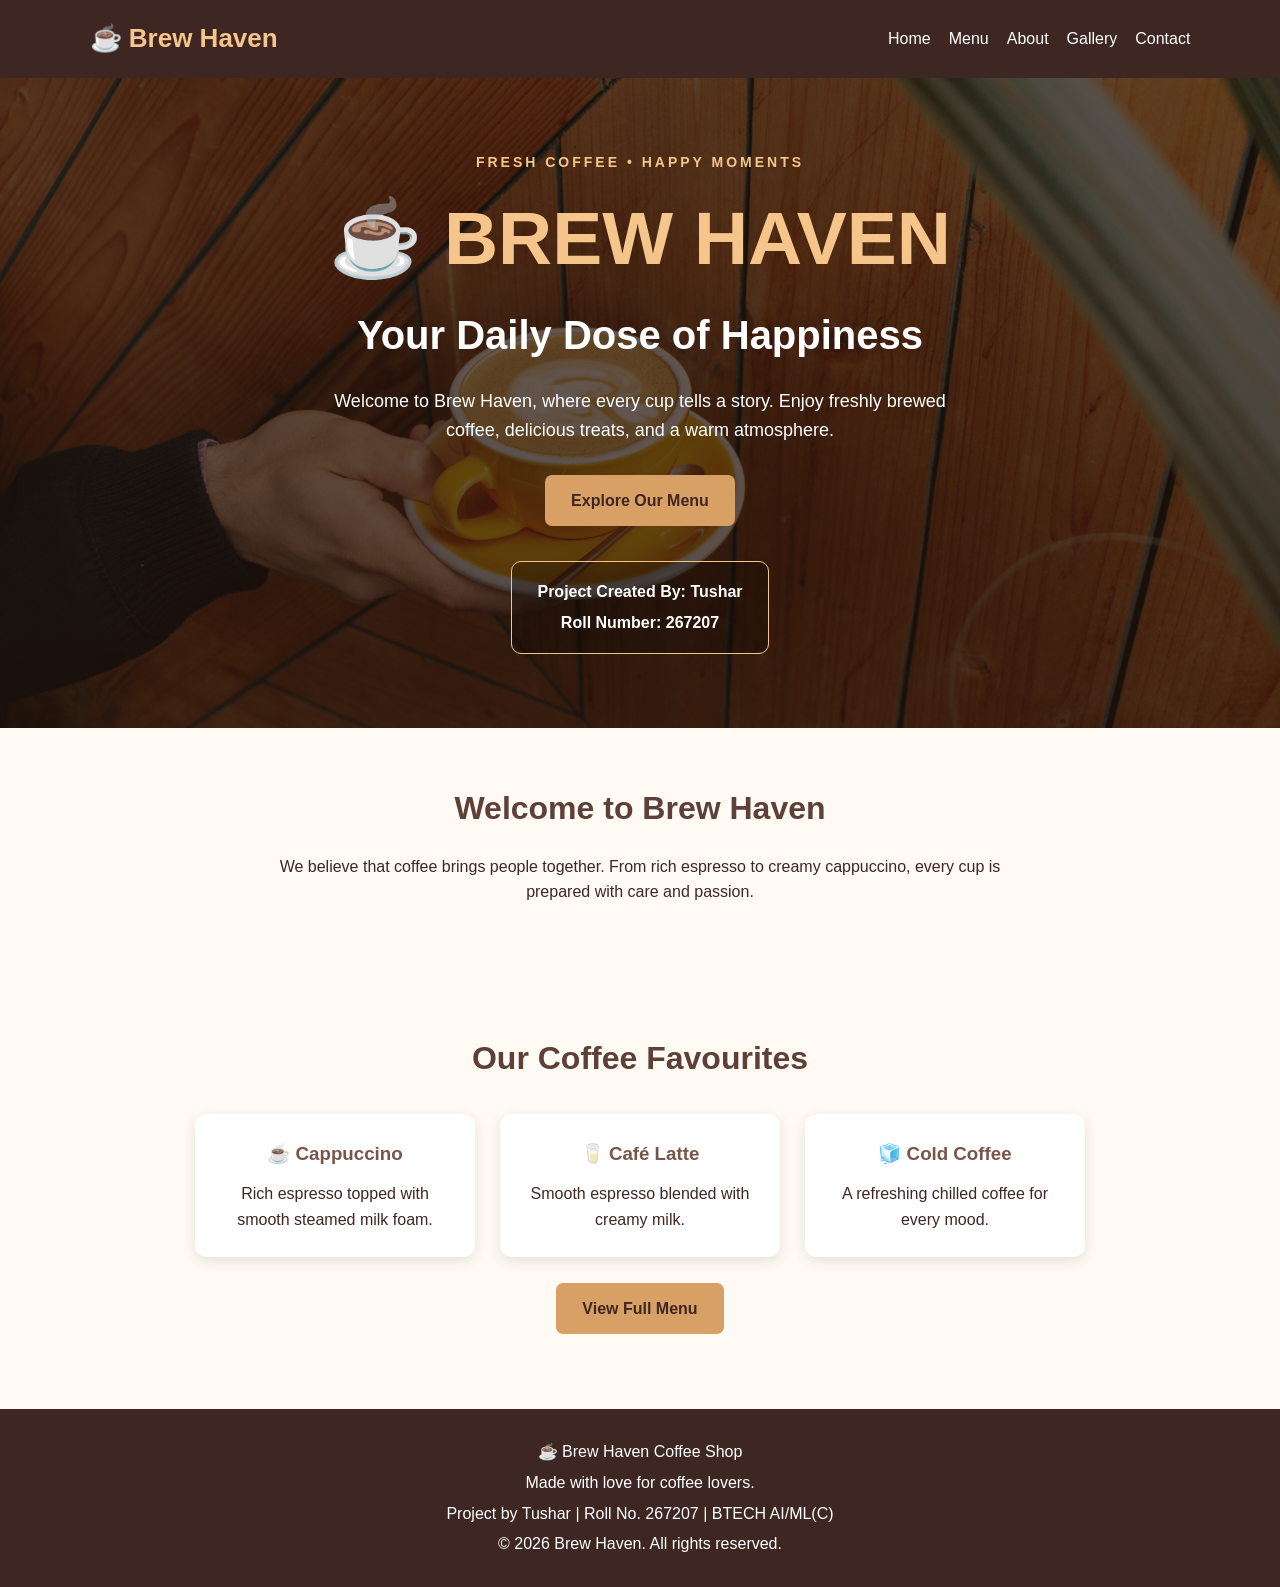
<file: index.html>
<!DOCTYPE html>
<html lang="en">
<head>
    <meta charset="UTF-8">
    <meta name="viewport" content="width=device-width, initial-scale=1.0">
    <title>Brew Haven | Coffee Shop</title>
    <link rel="stylesheet" href="style.css">
</head>
<body>

    <!-- Navigation Bar -->
    <nav class="navbar">
        <a href="index.html" class="logo">☕ Brew Haven</a>

        <div class="links">
            <a href="index.html">Home</a>
            <a href="menu.html">Menu</a>
            <a href="about.html">About</a>
            <a href="gallery.html">Gallery</a>
            <a href="contact.html">Contact</a>
        </div>
    </nav>

    <!-- Coffee Poster Background -->
    <section class="coffee-poster">

        <p class="poster-tag">FRESH COFFEE • HAPPY MOMENTS</p>

        <h1>☕ BREW HAVEN</h1>

        <h2>Your Daily Dose of Happiness</h2>

        <p class="poster-description">
            Welcome to Brew Haven, where every cup tells a story.
            Enjoy freshly brewed coffee, delicious treats,
            and a warm atmosphere.
        </p>

        <a href="menu.html" class="btn">Explore Our Menu</a>

        <!-- Student Information -->
        <div class="student-details">
            <p>Project Created By: Tushar</p>
            <p>Roll Number: 267207</p>
        </div>

    </section>

    <!-- Welcome Section -->
    <section class="welcome">
        <h2>Welcome to Brew Haven</h2>

        <p>
            We believe that coffee brings people together.
            From rich espresso to creamy cappuccino,
            every cup is prepared with care and passion.
        </p>
    </section>

    <!-- Featured Coffee -->
    <section class="welcome">
        <h2>Our Coffee Favourites</h2>

        <div class="cards">

            <div class="card">
                <h3>☕ Cappuccino</h3>
                <p>
                    Rich espresso topped with
                    smooth steamed milk foam.
                </p>
            </div>

            <div class="card">
                <h3>🥛 Café Latte</h3>
                <p>
                    Smooth espresso blended
                    with creamy milk.
                </p>
            </div>

            <div class="card">
                <h3>🧊 Cold Coffee</h3>
                <p>
                    A refreshing chilled coffee
                    for every mood.
                </p>
            </div>

        </div>

        <br>
        <a href="menu.html" class="btn">View Full Menu</a>
    </section>

    <!-- Footer -->
    <footer>
        <p>☕ Brew Haven Coffee Shop</p>
        <p>Made with love for coffee lovers.</p>
        <p>Project by Tushar | Roll No. 267207 | BTECH AI/ML(C)</p>
        <p>&copy; 2026 Brew Haven. All rights reserved.</p>
    </footer>

</body>
</html>
</file>
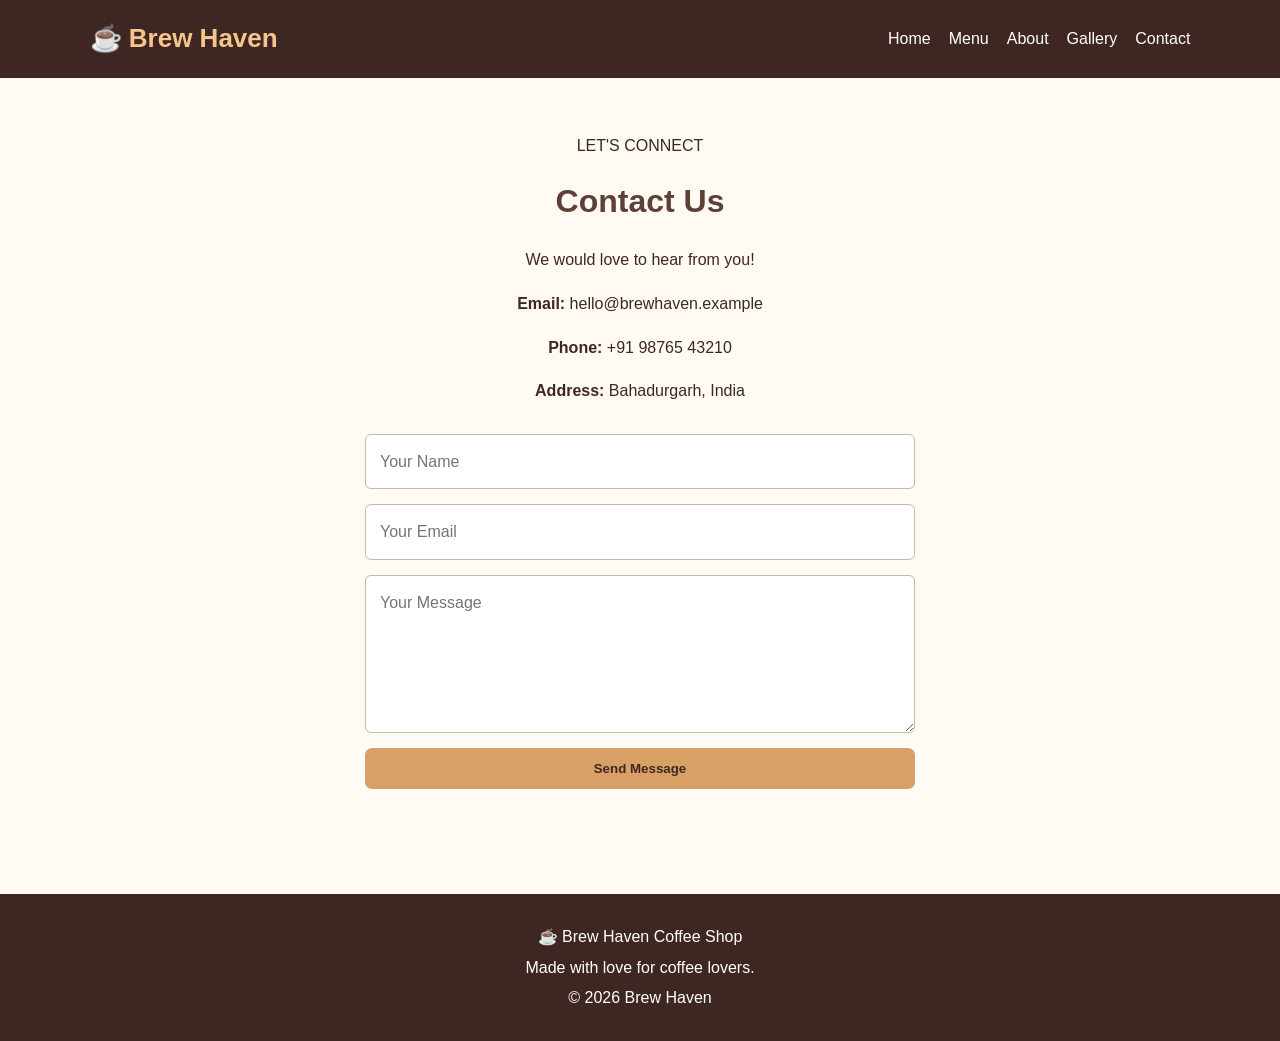
<file: contact.html>
<!DOCTYPE html>
<html lang="en">
<head>
  <meta charset="UTF-8">
  <meta name="viewport" content="width=device-width, initial-scale=1.0">
  <title>Contact Us | Brew Haven</title>
  <link rel="stylesheet" href="style.css">
</head>
<body>

  <nav class="navbar">
    <a href="index.html" class="logo">☕ Brew Haven</a>
    <div class="links">
      <a href="index.html">Home</a>
      <a href="menu.html">Menu</a>
      <a href="about.html">About</a>
      <a href="gallery.html">Gallery</a>
      <a href="contact.html">Contact</a>
    </div>
  </nav>

  <section class="page">
    <p class="tagline">LET'S CONNECT</p>
    <h1>Contact Us</h1>
    <p>We would love to hear from you!</p>

    <p><strong>Email:</strong> hello@brewhaven.example</p>
    <p><strong>Phone:</strong> +91 98765 43210</p>
    <p><strong>Address:</strong> Bahadurgarh, India</p>

    <form onsubmit="event.preventDefault(); alert('Thank you for contacting Brew Haven!');">
      <input type="text" placeholder="Your Name" required>
      <input type="email" placeholder="Your Email" required>
      <textarea rows="5" placeholder="Your Message" required></textarea>
      <button type="submit">Send Message</button>
    </form>
  </section>

  <footer>
    <p>☕ Brew Haven Coffee Shop</p>
    <p>Made with love for coffee lovers.</p>
    <p>&copy; 2026 Brew Haven</p>
  </footer>

</body>
</html>
</file>
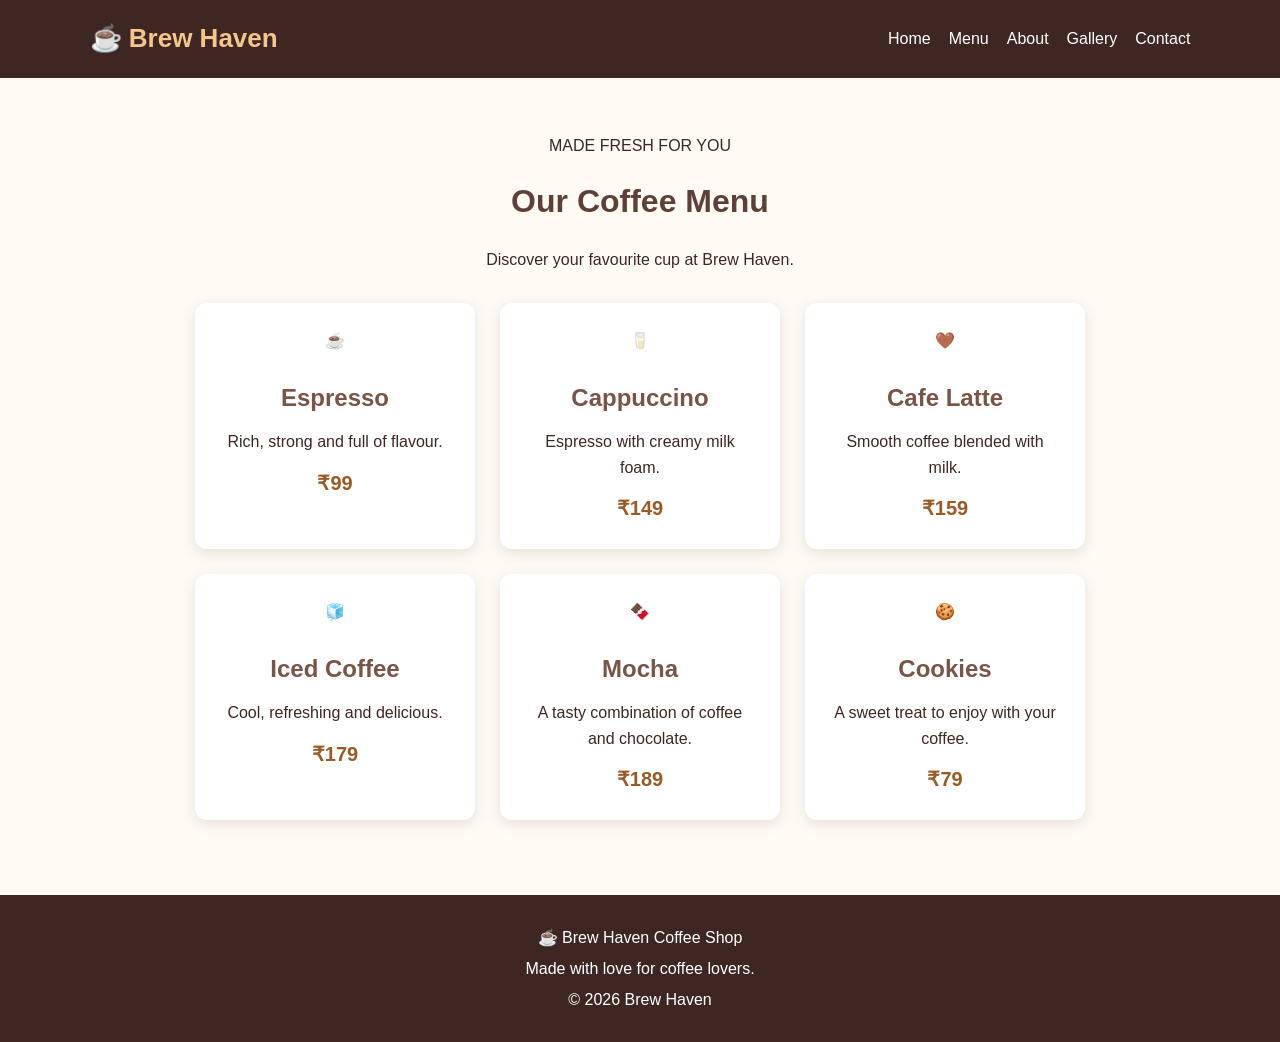
<file: menu.html>
<!DOCTYPE html>
<html lang="en">
<head>
    <meta charset="UTF-8">
    <meta name="viewport" content="width=device-width, initial-scale=1.0">
    <title>Our Menu | Brew Haven</title>
    <link rel="stylesheet" href="style.css">
</head>
<body>

    <nav class="navbar">
        <a href="index.html" class="logo">☕ Brew Haven</a>

        <div class="links">
            <a href="index.html">Home</a>
            <a href="menu.html">Menu</a>
            <a href="about.html">About</a>
            <a href="gallery.html">Gallery</a>
            <a href="contact.html">Contact</a>
        </div>
    </nav>

    <section class="page">
        <p class="tagline">MADE FRESH FOR YOU</p>
        <h1>Our Coffee Menu</h1>
        <p>Discover your favourite cup at Brew Haven.</p>

        <div class="cards">

            <div class="card">
                <div class="emoji">☕</div>
                <h2>Espresso</h2>
                <p>Rich, strong and full of flavour.</p>
                <p class="price">₹99</p>
            </div>

            <div class="card">
                <div class="emoji">🥛</div>
                <h2>Cappuccino</h2>
                <p>Espresso with creamy milk foam.</p>
                <p class="price">₹149</p>
            </div>

            <div class="card">
                <div class="emoji">🤎</div>
                <h2>Cafe Latte</h2>
                <p>Smooth coffee blended with milk.</p>
                <p class="price">₹159</p>
            </div>

            <div class="card">
                <div class="emoji">🧊</div>
                <h2>Iced Coffee</h2>
                <p>Cool, refreshing and delicious.</p>
                <p class="price">₹179</p>
            </div>

            <div class="card">
                <div class="emoji">🍫</div>
                <h2>Mocha</h2>
                <p>A tasty combination of coffee and chocolate.</p>
                <p class="price">₹189</p>
            </div>

            <div class="card">
                <div class="emoji">🍪</div>
                <h2>Cookies</h2>
                <p>A sweet treat to enjoy with your coffee.</p>
                <p class="price">₹79</p>
            </div>

        </div>
    </section>

    <footer>
        <p>☕ Brew Haven Coffee Shop</p>
        <p>Made with love for coffee lovers.</p>
        <p>&copy; 2026 Brew Haven</p>
    </footer>

</body>
</html>
</file>
<file: style.css>
/* BREW HAVEN COFFEE SHOP */
/* Created by: Tushar */
/* Roll Number: 267207 */

* {
    margin: 0;
    padding: 0;
    box-sizing: border-box;
}

html {
    scroll-behavior: smooth;
}

body {
    font-family: Arial, Helvetica, sans-serif;
    background: #fffaf4;
    color: #3e2723;
    line-height: 1.6;
}

/* Navigation */
.navbar {
    background: #3e2723;
    padding: 18px 7%;
    display: flex;
    justify-content: space-between;
    align-items: center;
    flex-wrap: wrap;
    gap: 15px;
}

.logo {
    color: #f5c58b;
    font-size: 26px;
    font-weight: bold;
    text-decoration: none;
}

.links {
    display: flex;
    flex-wrap: wrap;
    gap: 18px;
}

.links a {
    color: white;
    text-decoration: none;
}

.links a:hover {
    color: #f5c58b;
}

/* Coffee Poster with Photo Background */
.coffee-poster {
    min-height: 650px;
    padding: 70px 25px;
    text-align: center;
    color: white;

    background-image:
        linear-gradient(
            rgba(35, 20, 14, 0.60),
            rgba(35, 20, 14, 0.70)
        ),
        url("coffee-bg.jpg");

    background-size: cover;
    background-position: center;
    background-repeat: no-repeat;

    display: flex;
    flex-direction: column;
    justify-content: center;
    align-items: center;
}

/* Poster Text */
.poster-tag {
    color: #f5c58b;
    font-size: 14px;
    font-weight: bold;
    letter-spacing: 3px;
    margin-bottom: 20px;
}

.coffee-poster h1 {
    color: #f5c58b;
    font-size: clamp(38px, 7vw, 75px);
    line-height: 1.2;
    margin-bottom: 20px;
}

.coffee-poster h2 {
    color: white;
    font-size: clamp(23px, 4vw, 40px);
    margin-bottom: 20px;
}

.poster-description {
    max-width: 650px;
    margin-bottom: 30px;
    font-size: 18px;
}

/* Buttons */
.btn,
button {
    display: inline-block;
    background: #d9a066;
    color: #3e2723;
    padding: 13px 26px;
    border: none;
    border-radius: 7px;
    font-weight: bold;
    text-decoration: none;
    cursor: pointer;
    transition: 0.3s;
}

.btn:hover,
button:hover {
    background: #f5c58b;
    transform: translateY(-3px);
}

/* Student Details */
.student-details {
    margin-top: 35px;
    padding: 15px 25px;
    background: rgba(0, 0, 0, 0.25);
    border: 1px solid #f5c58b;
    border-radius: 10px;
    color: white;
    font-weight: bold;
    line-height: 1.9;
}

/* General Sections */
.welcome,
.page {
    padding: 55px 8%;
    text-align: center;
}

.welcome h2,
.page h1 {
    color: #5d4037;
    font-size: 32px;
    margin-bottom: 20px;
}

.welcome > p,
.page > p {
    max-width: 750px;
    margin: 0 auto 18px;
}

/* Cards */
.cards {
    display: flex;
    justify-content: center;
    align-items: stretch;
    gap: 25px;
    flex-wrap: wrap;
    margin-top: 30px;
}

.card {
    width: 280px;
    padding: 25px;
    background: white;
    border-radius: 12px;
    box-shadow: 0 4px 14px rgba(62, 39, 35, 0.12);
    transition: transform 0.3s;
}

.card:hover {
    transform: translateY(-5px);
}

.card h3 {
    color: #795548;
    margin-bottom: 12px;
}

/* Menu Prices */
.price {
    color: #9b5b27;
    font-size: 20px;
    font-weight: bold;
    margin-top: 12px;
}

/* Gallery */
.photo {
    width: 280px;
    overflow: hidden;
    background: white;
    border-radius: 12px;
    box-shadow: 0 4px 14px rgba(62, 39, 35, 0.12);
}

.photo img {
    width: 100%;
    height: 210px;
    object-fit: cover;
    display: block;
}

.photo p {
    padding: 12px;
    font-weight: bold;
}

.photo:hover {
    transform: scale(1.02);
}

/* About Page */
.page h2 {
    color: #795548;
    margin: 25px 0 12px;
}

/* Contact Form */
form {
    max-width: 550px;
    margin: 30px auto;
    display: flex;
    flex-direction: column;
    gap: 15px;
}

input,
textarea {
    width: 100%;
    padding: 14px;
    border: 1px solid #c9b7a7;
    border-radius: 6px;
    font: inherit;
}

input:focus,
textarea:focus {
    outline: 2px solid #d9a066;
}

textarea {
    resize: vertical;
}

/* Footer */
footer {
    background: #3e2723;
    color: white;
    text-align: center;
    padding: 25px 15px;
    margin-top: 20px;
}

footer p {
    margin: 5px 0;
}

/* Mobile Responsive */
@media (max-width: 768px) {
    .navbar {
        flex-direction: column;
        padding: 18px 5%;
    }

    .links {
        justify-content: center;
        gap: 12px;
    }

    .coffee-poster {
        min-height: 600px;
        padding: 50px 18px;
    }

    .poster-description {
        font-size: 16px;
    }

    .welcome,
    .page {
        padding: 40px 6%;
    }

    .card,
    .photo {
        width: 100%;
        max-width: 350px;
    }
}
</file>
